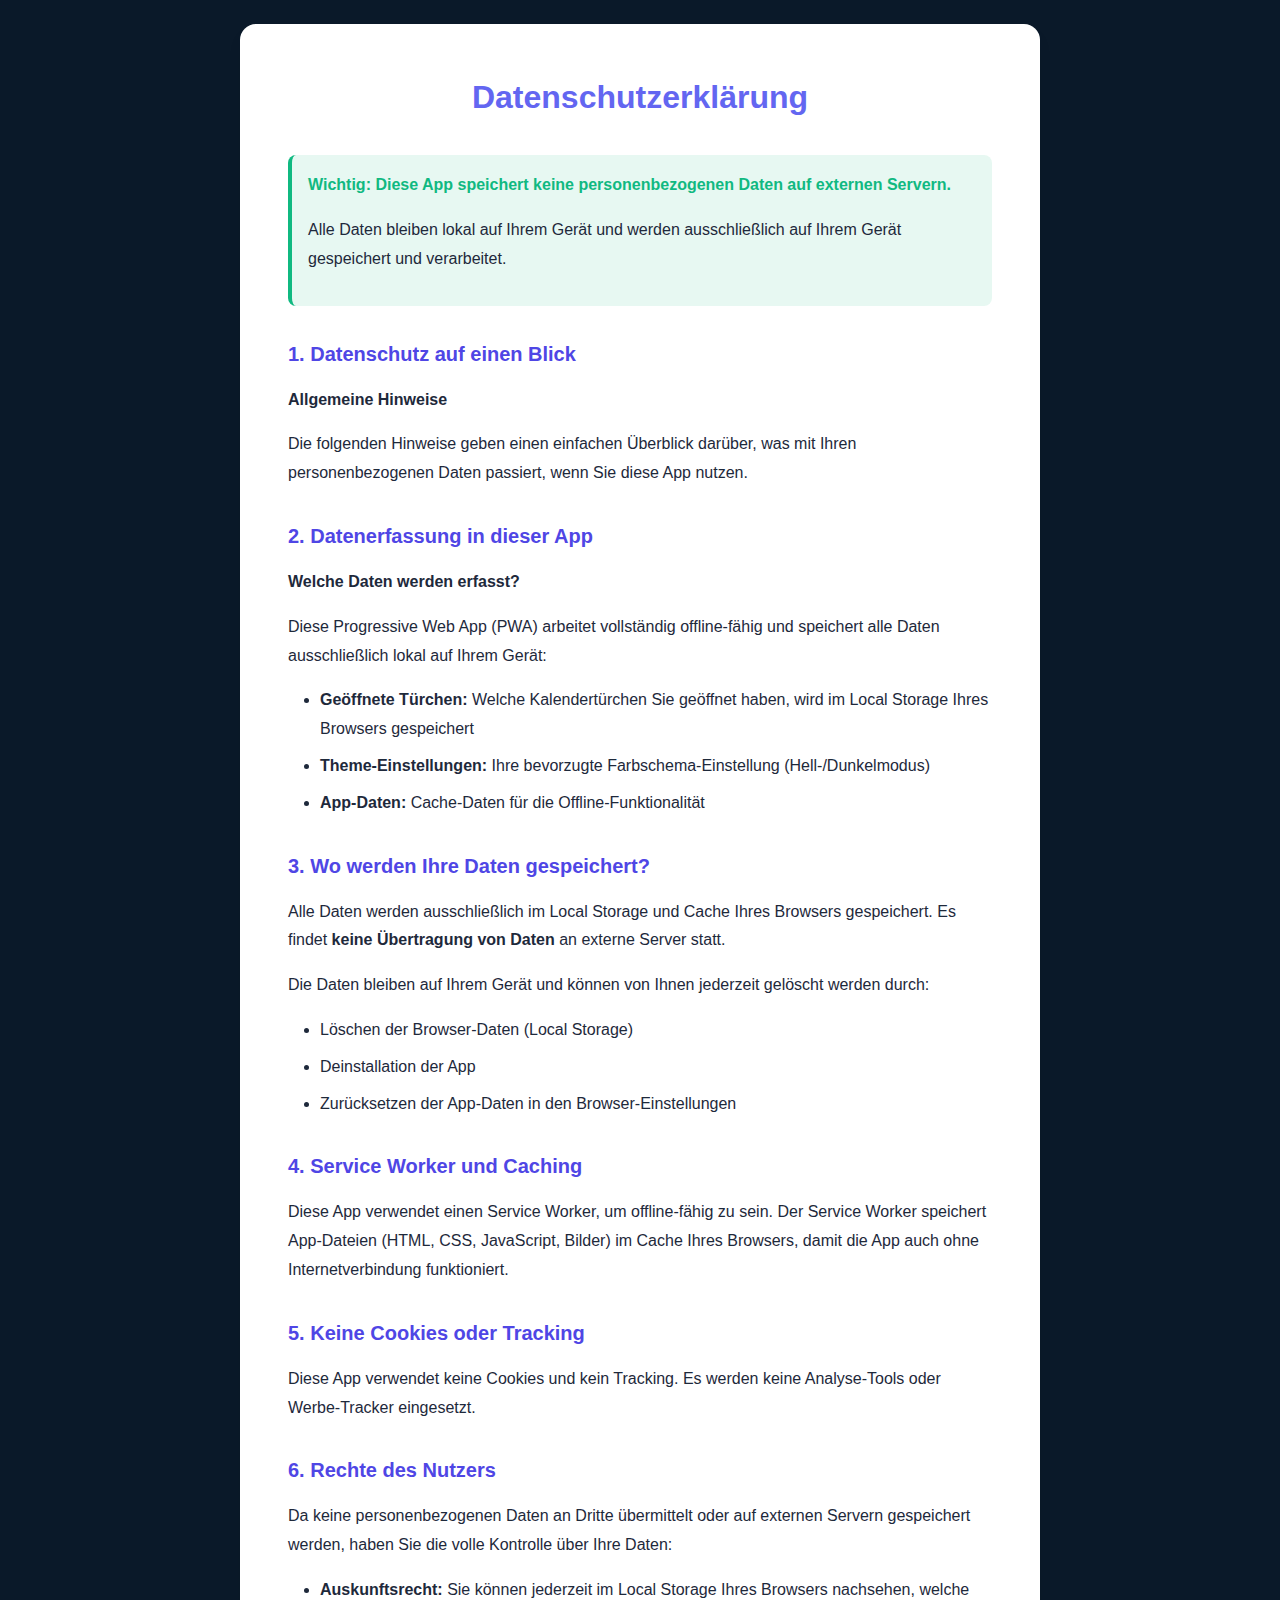
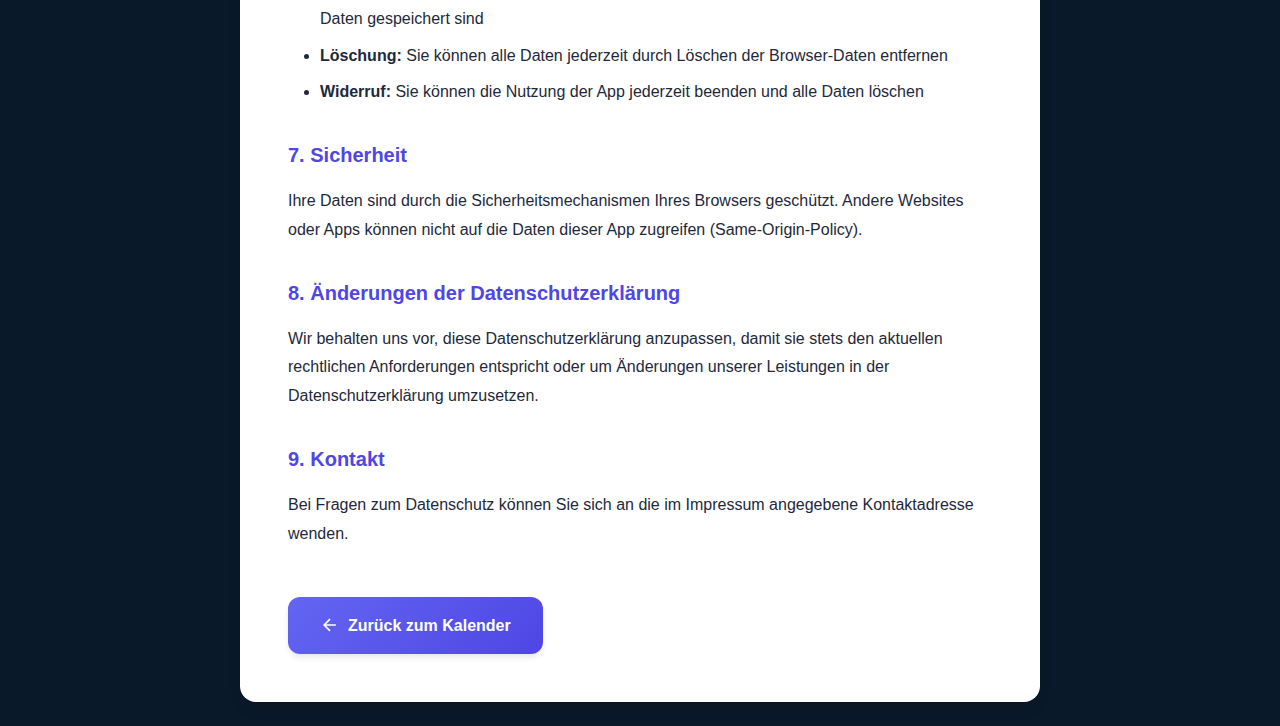
<file: datenschutz.html>
<!DOCTYPE html>
<html lang="de">
<head>
    <meta charset="UTF-8">
    <meta name="viewport" content="width=device-width, initial-scale=1.0">
    <meta name="description" content="Datenschutzerklärung - Monatskalender mit Türchen">
    <meta name="theme-color" content="#FFB84D">

    <title>Datenschutzerklärung - Monatskalender mit Türchen</title>

    <!-- CSS -->
    <link rel="stylesheet" href="css/styles.css">

    <style>
        .legal-page {
            min-height: 100vh;
            background: var(--background);
            padding: var(--spacing-lg) var(--spacing-md);
        }

        .legal-container {
            max-width: 800px;
            margin: 0 auto;
            background: var(--surface);
            border-radius: var(--radius-xl);
            padding: var(--spacing-2xl);
            box-shadow: var(--shadow-lg);
        }

        .legal-container h1 {
            font-size: var(--font-size-3xl);
            color: var(--primary);
            margin-bottom: var(--spacing-xl);
            text-align: center;
        }

        .legal-container h2 {
            font-size: var(--font-size-xl);
            color: var(--primary-dark);
            margin-top: var(--spacing-xl);
            margin-bottom: var(--spacing-md);
        }

        .legal-container p {
            color: var(--text-primary);
            line-height: 1.8;
            margin-bottom: var(--spacing-md);
        }

        .legal-container ul {
            color: var(--text-primary);
            line-height: 1.8;
            margin-bottom: var(--spacing-md);
            padding-left: var(--spacing-xl);
        }

        .legal-container li {
            margin-bottom: var(--spacing-sm);
        }

        .legal-container .highlight {
            background: rgba(16, 185, 129, 0.1);
            border-left: 4px solid var(--success);
            padding: var(--spacing-md);
            margin: var(--spacing-lg) 0;
            border-radius: var(--radius-md);
        }

        .legal-container .highlight strong {
            color: var(--success);
        }

        .back-button {
            display: inline-flex;
            align-items: center;
            gap: var(--spacing-sm);
            padding: var(--spacing-md) var(--spacing-xl);
            background: linear-gradient(135deg, var(--primary) 0%, var(--primary-dark) 100%);
            color: white;
            text-decoration: none;
            border-radius: var(--radius-lg);
            font-size: var(--font-size-base);
            font-weight: 600;
            transition: all var(--transition-base);
            box-shadow: var(--shadow-md);
            margin-top: var(--spacing-xl);
        }

        .back-button:hover {
            transform: translateY(-2px);
            box-shadow: var(--shadow-lg);
        }

        .back-button svg {
            width: 20px;
            height: 20px;
        }

        @media (max-width: 768px) {
            .legal-container {
                padding: var(--spacing-lg);
            }

            .legal-container h1 {
                font-size: var(--font-size-2xl);
            }
        }
    </style>
</head>
<body>
    <div class="legal-page">
        <div class="legal-container">
            <h1>Datenschutzerklärung</h1>

            <div class="highlight">
                <p><strong>Wichtig: Diese App speichert keine personenbezogenen Daten auf externen Servern.</strong></p>
                <p>Alle Daten bleiben lokal auf Ihrem Gerät und werden ausschließlich auf Ihrem Gerät gespeichert und verarbeitet.</p>
            </div>

            <h2>1. Datenschutz auf einen Blick</h2>
            <p><strong>Allgemeine Hinweise</strong></p>
            <p>Die folgenden Hinweise geben einen einfachen Überblick darüber, was mit Ihren personenbezogenen Daten passiert, wenn Sie diese App nutzen.</p>

            <h2>2. Datenerfassung in dieser App</h2>
            <p><strong>Welche Daten werden erfasst?</strong></p>
            <p>Diese Progressive Web App (PWA) arbeitet vollständig offline-fähig und speichert alle Daten ausschließlich lokal auf Ihrem Gerät:</p>
            <ul>
                <li><strong>Geöffnete Türchen:</strong> Welche Kalendertürchen Sie geöffnet haben, wird im Local Storage Ihres Browsers gespeichert</li>
                <li><strong>Theme-Einstellungen:</strong> Ihre bevorzugte Farbschema-Einstellung (Hell-/Dunkelmodus)</li>
                <li><strong>App-Daten:</strong> Cache-Daten für die Offline-Funktionalität</li>
            </ul>

            <h2>3. Wo werden Ihre Daten gespeichert?</h2>
            <p>Alle Daten werden ausschließlich im Local Storage und Cache Ihres Browsers gespeichert. Es findet <strong>keine Übertragung von Daten</strong> an externe Server statt.</p>
            <p>Die Daten bleiben auf Ihrem Gerät und können von Ihnen jederzeit gelöscht werden durch:</p>
            <ul>
                <li>Löschen der Browser-Daten (Local Storage)</li>
                <li>Deinstallation der App</li>
                <li>Zurücksetzen der App-Daten in den Browser-Einstellungen</li>
            </ul>

            <h2>4. Service Worker und Caching</h2>
            <p>Diese App verwendet einen Service Worker, um offline-fähig zu sein. Der Service Worker speichert App-Dateien (HTML, CSS, JavaScript, Bilder) im Cache Ihres Browsers, damit die App auch ohne Internetverbindung funktioniert.</p>

            <h2>5. Keine Cookies oder Tracking</h2>
            <p>Diese App verwendet keine Cookies und kein Tracking. Es werden keine Analyse-Tools oder Werbe-Tracker eingesetzt.</p>

            <h2>6. Rechte des Nutzers</h2>
            <p>Da keine personenbezogenen Daten an Dritte übermittelt oder auf externen Servern gespeichert werden, haben Sie die volle Kontrolle über Ihre Daten:</p>
            <ul>
                <li><strong>Auskunftsrecht:</strong> Sie können jederzeit im Local Storage Ihres Browsers nachsehen, welche Daten gespeichert sind</li>
                <li><strong>Löschung:</strong> Sie können alle Daten jederzeit durch Löschen der Browser-Daten entfernen</li>
                <li><strong>Widerruf:</strong> Sie können die Nutzung der App jederzeit beenden und alle Daten löschen</li>
            </ul>

            <h2>7. Sicherheit</h2>
            <p>Ihre Daten sind durch die Sicherheitsmechanismen Ihres Browsers geschützt. Andere Websites oder Apps können nicht auf die Daten dieser App zugreifen (Same-Origin-Policy).</p>

            <h2>8. Änderungen der Datenschutzerklärung</h2>
            <p>Wir behalten uns vor, diese Datenschutzerklärung anzupassen, damit sie stets den aktuellen rechtlichen Anforderungen entspricht oder um Änderungen unserer Leistungen in der Datenschutzerklärung umzusetzen.</p>

            <h2>9. Kontakt</h2>
            <p>Bei Fragen zum Datenschutz können Sie sich an die im Impressum angegebene Kontaktadresse wenden.</p>

            <a href="index.html" class="back-button">
                <svg viewBox="0 0 24 24" fill="none" stroke="currentColor" stroke-width="2">
                    <path d="M19 12H5M12 19l-7-7 7-7"/>
                </svg>
                Zurück zum Kalender
            </a>
        </div>
    </div>

    <script>
        // Theme Support für Dark Mode
        if (localStorage.getItem('theme') === 'dark' ||
            (!localStorage.getItem('theme') && window.matchMedia('(prefers-color-scheme: dark)').matches)) {
            document.body.classList.add('dark-mode');
        }
    </script>
</body>
</html>
</file>
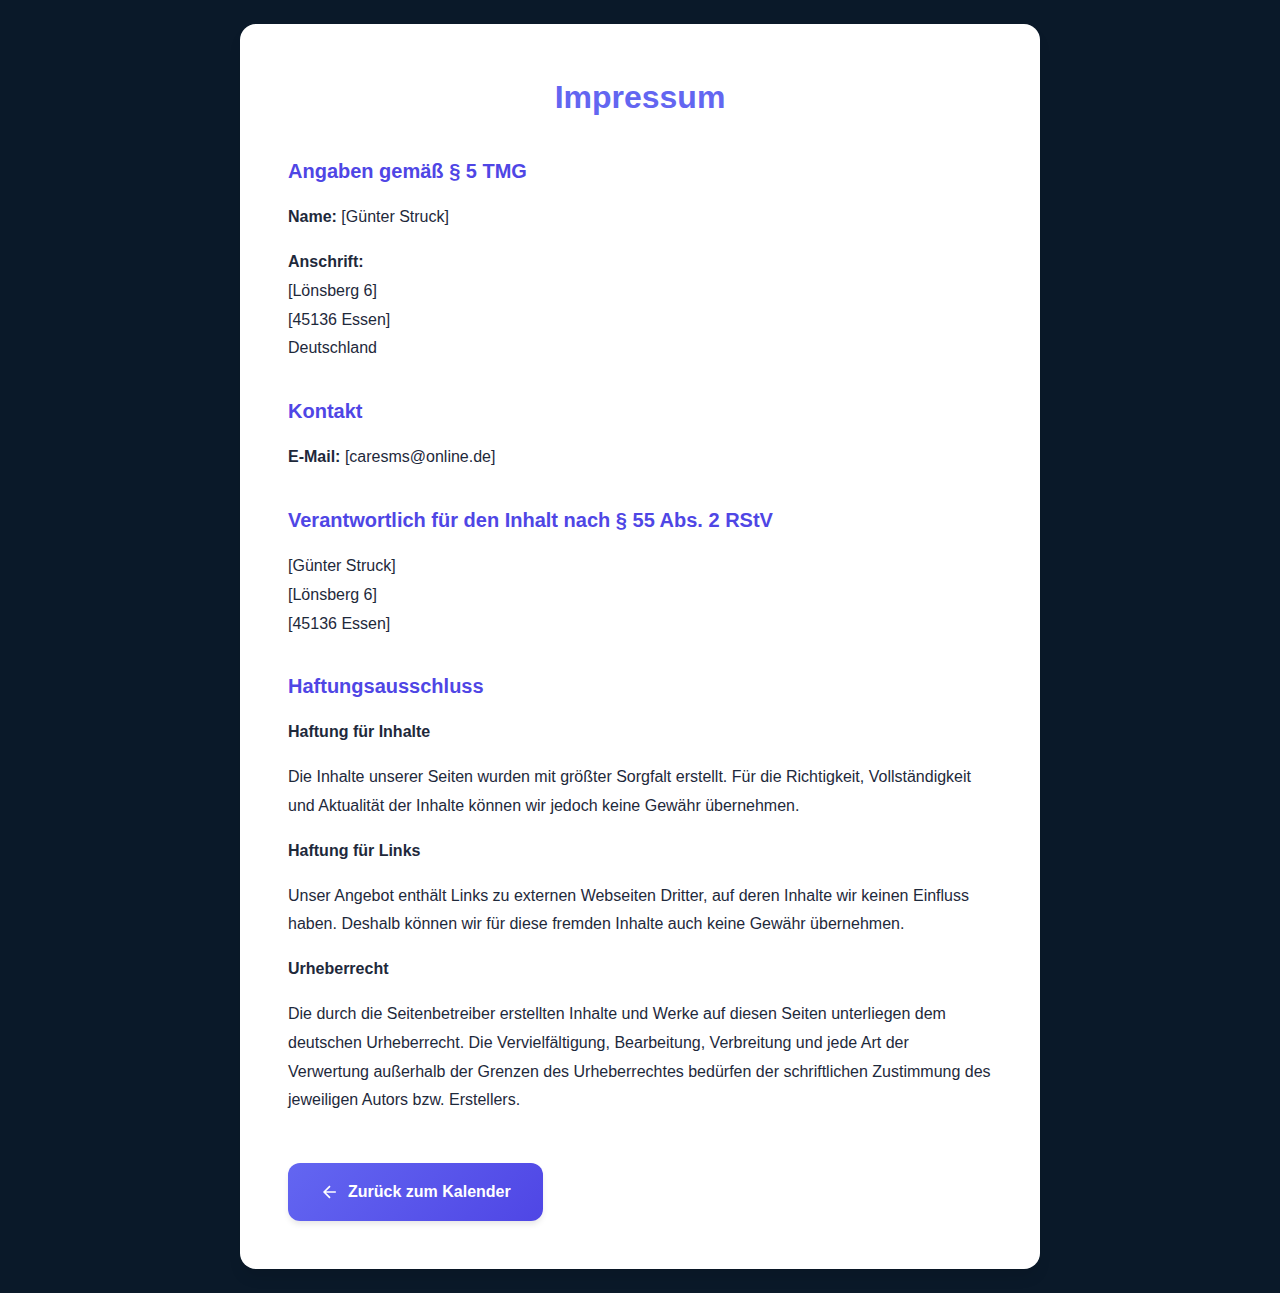
<file: impressum.html>
<!DOCTYPE html>
<html lang="de">
<head>
    <meta charset="UTF-8">
    <meta name="viewport" content="width=device-width, initial-scale=1.0">
    <meta name="description" content="Impressum - Monatskalender mit Türchen">
    <meta name="theme-color" content="#FFB84D">

    <title>Impressum - Monatskalender mit Türchen</title>

    <!-- CSS -->
    <link rel="stylesheet" href="css/styles.css">

    <style>
        .legal-page {
            min-height: 100vh;
            background: var(--background);
            padding: var(--spacing-lg) var(--spacing-md);
        }

        .legal-container {
            max-width: 800px;
            margin: 0 auto;
            background: var(--surface);
            border-radius: var(--radius-xl);
            padding: var(--spacing-2xl);
            box-shadow: var(--shadow-lg);
        }

        .legal-container h1 {
            font-size: var(--font-size-3xl);
            color: var(--primary);
            margin-bottom: var(--spacing-xl);
            text-align: center;
        }

        .legal-container h2 {
            font-size: var(--font-size-xl);
            color: var(--primary-dark);
            margin-top: var(--spacing-xl);
            margin-bottom: var(--spacing-md);
        }

        .legal-container p {
            color: var(--text-primary);
            line-height: 1.8;
            margin-bottom: var(--spacing-md);
        }

        .legal-container .placeholder {
            background: rgba(99, 102, 241, 0.1);
            border-left: 4px solid var(--primary);
            padding: var(--spacing-md);
            margin: var(--spacing-md) 0;
            border-radius: var(--radius-md);
            color: var(--text-secondary);
            font-style: italic;
        }

        .back-button {
            display: inline-flex;
            align-items: center;
            gap: var(--spacing-sm);
            padding: var(--spacing-md) var(--spacing-xl);
            background: linear-gradient(135deg, var(--primary) 0%, var(--primary-dark) 100%);
            color: white;
            text-decoration: none;
            border-radius: var(--radius-lg);
            font-size: var(--font-size-base);
            font-weight: 600;
            transition: all var(--transition-base);
            box-shadow: var(--shadow-md);
            margin-top: var(--spacing-xl);
        }

        .back-button:hover {
            transform: translateY(-2px);
            box-shadow: var(--shadow-lg);
        }

        .back-button svg {
            width: 20px;
            height: 20px;
        }

        @media (max-width: 768px) {
            .legal-container {
                padding: var(--spacing-lg);
            }

            .legal-container h1 {
                font-size: var(--font-size-2xl);
            }
        }
    </style>
</head>
<body>
    <div class="legal-page">
        <div class="legal-container">
            <h1>Impressum</h1>

            <h2>Angaben gemäß § 5 TMG</h2>
            <p><strong>Name:</strong> [Günter Struck]</p>
            <p><strong>Anschrift:</strong><br>
            [Lönsberg 6]<br>
            [45136 Essen]<br>
            Deutschland</p>

            <h2>Kontakt</h2>
            <p><strong>E-Mail:</strong> [caresms@online.de]</p>

            <h2>Verantwortlich für den Inhalt nach § 55 Abs. 2 RStV</h2>
            <p>[Günter Struck]<br>
            [Lönsberg 6]<br>
            [45136 Essen]</p>

            <h2>Haftungsausschluss</h2>
            <p><strong>Haftung für Inhalte</strong></p>
            <p>Die Inhalte unserer Seiten wurden mit größter Sorgfalt erstellt. Für die Richtigkeit, Vollständigkeit und Aktualität der Inhalte können wir jedoch keine Gewähr übernehmen.</p>

            <p><strong>Haftung für Links</strong></p>
            <p>Unser Angebot enthält Links zu externen Webseiten Dritter, auf deren Inhalte wir keinen Einfluss haben. Deshalb können wir für diese fremden Inhalte auch keine Gewähr übernehmen.</p>

            <p><strong>Urheberrecht</strong></p>
            <p>Die durch die Seitenbetreiber erstellten Inhalte und Werke auf diesen Seiten unterliegen dem deutschen Urheberrecht. Die Vervielfältigung, Bearbeitung, Verbreitung und jede Art der Verwertung außerhalb der Grenzen des Urheberrechtes bedürfen der schriftlichen Zustimmung des jeweiligen Autors bzw. Erstellers.</p>

            <a href="index.html" class="back-button">
                <svg viewBox="0 0 24 24" fill="none" stroke="currentColor" stroke-width="2">
                    <path d="M19 12H5M12 19l-7-7 7-7"/>
                </svg>
                Zurück zum Kalender
            </a>
        </div>
    </div>

    <script>
        // Theme Support für Dark Mode
        if (localStorage.getItem('theme') === 'dark' ||
            (!localStorage.getItem('theme') && window.matchMedia('(prefers-color-scheme: dark)').matches)) {
            document.body.classList.add('dark-mode');
        }
    </script>
</body>
</html>
</file>
<file: css/styles.css>
/* ========================================
   CSS Reset & Base Styles
   ======================================== */

* {
    margin: 0;
    padding: 0;
    box-sizing: border-box;
}

:root {
    /* Color Palette */
    --primary: #6366f1;
    --primary-dark: #4f46e5;
    --primary-light: #818cf8;
    --secondary: #ec4899;
    --background: #0a1929;
    --surface: #ffffff;
    --surface-overlay: rgba(0, 0, 0, 0.5);
    --text-primary: #1e293b;
    --text-secondary: #64748b;
    --text-disabled: #94a3b8;
    --border: #e2e8f0;
    --success: #10b981;
    --warning: #f59e0b;
    --error: #ef4444;
    --locked: #cbd5e1;
    --locked-dark: #94a3b8;
    --opened: #34d399;

    /* Advent Calendar Colors */
    --gold: #FFB84D;
    --gold-dark: #E8A73E;
    --gold-light: #FFC976;
    --winter-blue: #1e5a8e;
    --winter-blue-dark: #0d3a5e;

    /* Spacing */
    --spacing-xs: 0.25rem;
    --spacing-sm: 0.5rem;
    --spacing-md: 1rem;
    --spacing-lg: 1.5rem;
    --spacing-xl: 2rem;
    --spacing-2xl: 3rem;

    /* Typography */
    --font-sans: -apple-system, BlinkMacSystemFont, "Segoe UI", Roboto, "Helvetica Neue", Arial, sans-serif;
    --font-size-xs: 0.75rem;
    --font-size-sm: 0.875rem;
    --font-size-base: 1rem;
    --font-size-lg: 1.125rem;
    --font-size-xl: 1.25rem;
    --font-size-2xl: 1.5rem;
    --font-size-3xl: 2rem;
    --font-size-4xl: 2.5rem;

    /* Border Radius */
    --radius-sm: 0.375rem;
    --radius-md: 0.5rem;
    --radius-lg: 0.75rem;
    --radius-xl: 1rem;
    --radius-full: 9999px;

    /* Shadows */
    --shadow-sm: 0 1px 2px 0 rgba(0, 0, 0, 0.05);
    --shadow-md: 0 4px 6px -1px rgba(0, 0, 0, 0.1);
    --shadow-lg: 0 10px 15px -3px rgba(0, 0, 0, 0.1);
    --shadow-xl: 0 20px 25px -5px rgba(0, 0, 0, 0.1);

    /* Transitions */
    --transition-fast: 150ms ease-in-out;
    --transition-base: 250ms ease-in-out;
    --transition-slow: 350ms ease-in-out;
}

html {
    font-size: 16px;
    -webkit-font-smoothing: antialiased;
    -moz-osx-font-smoothing: grayscale;
}

body {
    font-family: var(--font-sans);
    background: var(--background);
    color: var(--text-primary);
    line-height: 1.6;
    min-height: 100vh;
    overflow-x: hidden;
}

/* ========================================
   Loading Spinner
   ======================================== */

.loading-spinner {
    position: fixed;
    top: 0;
    left: 0;
    width: 100%;
    height: 100%;
    background: var(--background);
    display: flex;
    flex-direction: column;
    align-items: center;
    justify-content: center;
    gap: var(--spacing-lg);
    z-index: 9999;
    transition: opacity 0.3s ease-out;
}

.spinner {
    width: 60px;
    height: 60px;
    border: 5px solid rgba(99, 102, 241, 0.2);
    border-top-color: var(--primary);
    border-radius: 50%;
    animation: spin 1s linear infinite;
}

@keyframes spin {
    to {
        transform: rotate(360deg);
    }
}

.loading-spinner p {
    color: var(--primary-light);
    font-size: var(--font-size-lg);
    font-weight: 600;
}

/* ========================================
   Noscript Warning
   ======================================== */

.noscript-warning {
    position: fixed;
    top: 50%;
    left: 50%;
    transform: translate(-50%, -50%);
    background: var(--surface);
    color: var(--text-primary);
    padding: var(--spacing-2xl);
    border-radius: var(--radius-xl);
    box-shadow: var(--shadow-xl);
    text-align: center;
    max-width: 500px;
    z-index: 10000;
}

.noscript-warning h2 {
    font-size: var(--font-size-2xl);
    color: var(--error);
    margin-bottom: var(--spacing-lg);
}

.noscript-warning p {
    font-size: var(--font-size-base);
    line-height: 1.6;
}

/* ========================================
   Utility Classes
   ======================================== */

.visually-hidden {
    position: absolute;
    width: 1px;
    height: 1px;
    padding: 0;
    margin: -1px;
    overflow: hidden;
    clip-path: inset(50%);
    white-space: nowrap;
    border: 0;
}

.is-hidden {
    display: none !important;
}

/* ========================================
   Header
   ======================================== */

.app-header {
    background: linear-gradient(135deg, var(--primary) 0%, var(--primary-dark) 100%);
    color: white;
    padding: var(--spacing-md) var(--spacing-md);
    text-align: center;
    box-shadow: var(--shadow-md);
    position: relative;
    max-width: 1200px;
    margin: 0 auto;
    border-radius: 0 0 var(--radius-xl) var(--radius-xl);
}

.app-header h1 {
    font-size: var(--font-size-xl);
    font-weight: 700;
    margin-bottom: var(--spacing-xs);
}

.app-header .subtitle {
    font-size: var(--font-size-xs);
    opacity: 0.9;
    font-weight: 300;
}

.app-header {
    transition: transform var(--transition-slow), opacity var(--transition-slow);
}

.app-header.hidden {
    transform: translateY(-100%);
    opacity: 0;
    pointer-events: none;
    height: 0;
    overflow: hidden;
    margin: 0;
    padding: 0;
}

/* ========================================
   Seasonal Banner (Animated)
   ======================================== */

.seasonal-banner {
    background: linear-gradient(135deg, rgba(99, 102, 241, 0.1) 0%, rgba(236, 72, 153, 0.1) 100%);
    padding: 0;
    margin: 0 auto;
    min-height: 0;
    max-height: 0;
    max-width: calc(1200px - (var(--spacing-md) * 2));
    width: calc(100% - (var(--spacing-md) * 2));
    position: relative;
    overflow: hidden;
    opacity: 0;
    display: flex;
    align-items: center;
    justify-content: center;
    border-radius: var(--radius-xl);
    box-shadow: var(--shadow-md);
    transition: max-height 0.8s cubic-bezier(0.4, 0, 0.2, 1), opacity 0.8s cubic-bezier(0.4, 0, 0.2, 1), padding 0.8s cubic-bezier(0.4, 0, 0.2, 1), margin 0.8s cubic-bezier(0.4, 0, 0.2, 1);
}

.seasonal-banner.transitioning .seasonal-banner-content {
    opacity: 0;
    transform: scale(0.98);
}

.seasonal-banner.visible {
    opacity: 1;
    max-height: 100px;
    min-height: 60px;
    padding: var(--spacing-sm) var(--spacing-md);
    margin: var(--spacing-sm) auto var(--spacing-xs);
}

.seasonal-banner-content {
    position: relative;
    z-index: 2;
    width: 100%;
    max-width: 100%;
    transition: opacity 0.6s cubic-bezier(0.4, 0, 0.2, 1), transform 0.6s cubic-bezier(0.4, 0, 0.2, 1);
}

.season-animation {
    position: absolute;
    top: 0;
    left: 0;
    width: 100%;
    height: 100%;
    z-index: 1;
    pointer-events: none;
}

.season-message {
    font-size: var(--font-size-base);
    font-weight: 700;
    text-align: center;
    color: var(--primary);
    text-shadow: 1px 1px 2px rgba(255, 255, 255, 0.8);
    position: relative;
    z-index: 3;
    padding: var(--spacing-sm);
    -webkit-font-smoothing: antialiased;
    -moz-osx-font-smoothing: grayscale;
}

/* Winter-Theme (Dezember, Januar, Februar) */
.seasonal-banner.winter {
    background: linear-gradient(135deg, #e0f2fe 0%, #dbeafe 100%);
}

.seasonal-banner.winter .season-message {
    color: #1e5a8e;
}

/* Frühling-Theme (März, April, Mai) */
.seasonal-banner.spring {
    background: linear-gradient(135deg, #f0fdf4 0%, #dcfce7 100%);
}

.seasonal-banner.spring .season-message {
    color: #166534;
}

/* Sommer-Theme (Juni, Juli, August) */
.seasonal-banner.summer {
    background: linear-gradient(135deg, #fef9c3 0%, #fef08a 100%);
}

.seasonal-banner.summer .season-message {
    color: #a16207;
}

/* Herbst-Theme (September, Oktober, November) */
.seasonal-banner.autumn {
    background: linear-gradient(135deg, #fed7aa 0%, #fdba74 100%);
}

.seasonal-banner.autumn .season-message {
    color: #9a3412;
}

/* Animierte Elemente - Schneeflocken */
.snowflake {
    position: absolute;
    color: #60a5fa;
    font-size: 1.5rem;
    opacity: 0.7;
    user-select: none;
    animation: seasonal-fall var(--fall-duration, 18s) linear infinite;
    animation-delay: var(--fall-delay, 0s);
    will-change: transform;
}

/* Animierte Elemente - Blumen */
.flower {
    position: absolute;
    font-size: 1.8rem;
    opacity: 0.8;
    user-select: none;
    animation: blossom-float var(--fall-duration, 8s) ease-in-out infinite;
    animation-delay: var(--fall-delay, 0s);
    will-change: transform, opacity;
}

/* Animierte Elemente - Sonne */
.sun {
    position: absolute;
    font-size: 3rem;
    user-select: none;
    filter: drop-shadow(0 0 10px rgba(250, 204, 21, 0.6));
}

/* Animierte Elemente - Herbstblätter */
.leaf {
    position: absolute;
    font-size: 1.5rem;
    opacity: 0.8;
    user-select: none;
    animation: seasonal-fall var(--fall-duration, 22s) ease-in-out infinite;
    animation-delay: var(--fall-delay, 0s);
    will-change: transform;
}

@keyframes seasonal-fall {
    0% {
        transform: translateY(-20px) rotate(0deg);
    }
    100% {
        transform: translateY(140px) rotate(20deg);
    }
}

/* Blossom Float Animation - Schwebende, segelende Kirschblüten */
@keyframes blossom-float {
    0% {
        transform: translateY(-20px) translateX(0) rotate(0deg);
        opacity: 0;
    }
    10% {
        opacity: 0.8;
    }
    25% {
        transform: translateY(25%) translateX(15px) rotate(45deg);
    }
    50% {
        transform: translateY(50%) translateX(-10px) rotate(90deg);
    }
    75% {
        transform: translateY(75%) translateX(10px) rotate(135deg);
    }
    90% {
        opacity: 0.6;
    }
    100% {
        transform: translateY(calc(100% + 20px)) translateX(0) rotate(180deg);
        opacity: 0;
    }
}

/* ========================================
   Monatsspezifische Icon-Animationen
   ======================================== */

/* Dezember: Schneeflocken fallen diagonal von oben nach unten rechts */
@keyframes snowfall-diagonal {
    0% {
        transform: translate(0, -20px) rotate(0deg);
        opacity: 0;
    }
    10% {
        opacity: 0.7;
    }
    90% {
        opacity: 0.7;
    }
    100% {
        transform: translate(100px, 100vh) rotate(360deg);
        opacity: 0;
    }
}

.december-snow {
    animation: snowfall-diagonal var(--duration, 12s) linear infinite;
    animation-delay: var(--delay, 0s);
    will-change: transform, opacity;
}

/* ========================================
   Winter Easter Egg: Burst Snowflakes
   ======================================== */

.burst-snowflake {
    position: absolute;
    color: #60a5fa;
    opacity: 0.8;
    user-select: none;
    pointer-events: none;
    z-index: 10;
    animation: snowfall-diagonal 5s linear forwards;
    will-change: transform, opacity;
}

/* ========================================
   Herbst Easter Egg: Burst Leaves (Loopings + Wind)
   ======================================== */

.burst-leaf-container {
    position: absolute;
    user-select: none;
    pointer-events: none;
    z-index: 10;
    animation: storm-travel linear forwards;
    will-change: transform, opacity;
}

.burst-leaf {
    position: absolute;
    left: 0;
    top: 0;
    color: #d97706;
    font-size: 2rem;
    animation: storm-swirl linear infinite;
    will-change: transform;
}

/* Wind-Animation: Blätter reisen nach rechts mit leichter Höhenänderung */
@keyframes storm-travel {
    0% {
        transform: translate(0, 0);
    }
    100% {
        transform: translate(120vw, var(--target-y));
    }
}

/* Wirbel-Animation: Loopings/Kreise innerhalb des Containers */
@keyframes storm-swirl {
    0% {
        transform: translate(0, 0) rotate(0deg);
    }
    25% {
        transform: translate(24px, -24px) rotate(90deg);
    }
    50% {
        transform: translate(0, -48px) rotate(180deg);
    }
    75% {
        transform: translate(-24px, -24px) rotate(270deg);
    }
    100% {
        transform: translate(0, 0) rotate(360deg);
    }
}

/* ========================================
   Frühling Easter Egg: Aufblühende Wiese
   ======================================== */

.flower-pop {
    position: absolute;
    font-size: 2rem;
    user-select: none;
    pointer-events: none;
    z-index: 10;
    animation: flower-pop ease-out forwards;
}

@keyframes flower-pop {
    0% {
        transform: scale(0);
        opacity: 0;
    }
    20% {
        transform: scale(1.2);
        opacity: 1;
    }
    40% {
        transform: scale(1);
        opacity: 1;
    }
    70% {
        transform: scale(1);
        opacity: 1;
    }
    100% {
        transform: scale(0);
        opacity: 0;
    }
}

/* Alte Blütenregen-Animation (für Backwards Compatibility) */
.burst-blossom {
    position: absolute;
    color: #ec4899;
    opacity: 0.8;
    user-select: none;
    pointer-events: none;
    z-index: 10;
    animation: blossom-fall 5s ease-out forwards;
    will-change: transform, opacity;
}

/* Blütenregen-Animation: Schweben und segeln mit natürlicher Wirbelbewegung */
@keyframes blossom-fall {
    0% {
        transform: translateY(0) translateX(0) rotate(0deg);
        opacity: 0;
    }
    10% {
        opacity: 0.8;
    }
    25% {
        transform: translateY(25vh) translateX(20px) rotate(60deg);
    }
    50% {
        transform: translateY(50vh) translateX(-15px) rotate(140deg);
    }
    75% {
        transform: translateY(75vh) translateX(25px) rotate(220deg);
        opacity: 0.6;
    }
    100% {
        transform: translateY(110vh) translateX(-10px) rotate(300deg);
        opacity: 0;
    }
}

/* ========================================
   Sommer Easter Egg: Bunte Luftballons steigen auf
   ======================================== */

.burst-balloon {
    position: absolute;
    font-size: 2.5rem;
    opacity: 0.9;
    user-select: none;
    pointer-events: none;
    z-index: 10;
    filter: hue-rotate(var(--hue));
    will-change: transform;
    animation: balloon-rise 8s ease-in-out forwards;
}

/* Ballon-Aufstiegs-Animation: Von unten nach oben mit Wind-Effekt */
@keyframes balloon-rise {
    0% {
        transform: translateY(0) translateX(0);
        opacity: 0;
    }
    10% {
        opacity: 0.9;
    }
    25% {
        transform: translateY(-30vh) translateX(15px);
    }
    50% {
        transform: translateY(-60vh) translateX(-10px);
    }
    75% {
        transform: translateY(-90vh) translateX(10px);
        opacity: 0.7;
    }
    90% {
        opacity: 0.5;
    }
    100% {
        transform: translateY(-120vh) translateX(-5px);
        opacity: 0;
    }
}

/* Januar: Sterne und Mond blinken/funkeln */
@keyframes twinkle {
    0%, 100% {
        opacity: 0.2;
        transform: scale(1);
    }
    50% {
        opacity: 0.8;
        transform: scale(1.2);
    }
}

.january-star {
    animation: twinkle var(--duration, 3s) ease-in-out infinite;
    animation-delay: var(--delay, 0s);
    will-change: opacity, transform;
}

/* Februar: Herzen schweben sanft hin und her */
@keyframes float-horizontal {
    0%, 100% {
        transform: translateX(-20px) translateY(0) rotate(-5deg);
    }
    50% {
        transform: translateX(20px) translateY(-10px) rotate(5deg);
    }
}

.february-heart {
    animation: float-horizontal var(--duration, 4s) ease-in-out infinite;
    animation-delay: var(--delay, 0s);
    will-change: transform;
}

/* März, Mai, Juni, Juli, August: Insekten und Vögel fliegen hin und her */
@keyframes fly-horizontal {
    0% {
        transform: translateX(-30px) translateY(0) rotate(-10deg);
    }
    25% {
        transform: translateX(10px) translateY(-15px) rotate(5deg);
    }
    50% {
        transform: translateX(30px) translateY(-5px) rotate(10deg);
    }
    75% {
        transform: translateX(10px) translateY(-20px) rotate(-5deg);
    }
    100% {
        transform: translateX(-30px) translateY(0) rotate(-10deg);
    }
}

.flying-insect, .flying-bird {
    animation: fly-horizontal var(--duration, 5s) ease-in-out infinite;
    animation-delay: var(--delay, 0s);
    will-change: transform;
}

/* April: Regentropfen fallen vom Himmel */
@keyframes raindrop-fall {
    0% {
        transform: translateY(-20px);
        opacity: 0;
    }
    10% {
        opacity: 0.7;
    }
    90% {
        opacity: 0.7;
    }
    100% {
        transform: translateY(100vh);
        opacity: 0;
    }
}

.april-raindrop {
    animation: raindrop-fall var(--duration, 2s) linear infinite;
    animation-delay: var(--delay, 0s);
    will-change: transform, opacity;
}

/* April & November: Wolken/Nebel gleiten von links nach rechts */
@keyframes cloud-drift {
    0% {
        transform: translateX(-100px);
        opacity: 0;
    }
    10% {
        opacity: 0.4;
    }
    90% {
        opacity: 0.4;
    }
    100% {
        transform: translateX(calc(100vw + 100px));
        opacity: 0;
    }
}

.drifting-cloud {
    animation: cloud-drift var(--duration, 20s) linear infinite;
    animation-delay: var(--delay, 0s);
    will-change: transform, opacity;
}

.november-fog {
    animation: cloud-drift var(--duration, 25s) linear infinite;
    animation-delay: var(--delay, 0s);
    opacity: 0.25 !important;
    will-change: transform, opacity;
}

/* September, Oktober, November: Blätter fallen und wirbeln */
@keyframes leaf-swirl {
    0% {
        transform: translate(0, -20px) rotate(0deg);
        opacity: 0;
    }
    10% {
        opacity: 0.7;
    }
    25% {
        transform: translate(-30px, 20vh) rotate(90deg);
    }
    50% {
        transform: translate(20px, 50vh) rotate(180deg);
    }
    75% {
        transform: translate(-15px, 75vh) rotate(270deg);
    }
    90% {
        opacity: 0.7;
    }
    100% {
        transform: translate(10px, 100vh) rotate(360deg);
        opacity: 0;
    }
}

.swirling-leaf {
    animation: leaf-swirl var(--duration, 8s) ease-in-out infinite;
    animation-delay: var(--delay, 0s);
    will-change: transform, opacity;
}

/* November: Blätter fliegen seitlich weg (mittig) */
@keyframes leaf-fly-away {
    0% {
        transform: translateX(0) translateY(0) rotate(0deg);
        opacity: 0;
    }
    10% {
        opacity: 0.8;
    }
    90% {
        opacity: 0.6;
    }
    100% {
        transform: translateX(var(--direction, 100vw)) translateY(20vh) rotate(720deg);
        opacity: 0;
    }
}

.november-leaf {
    animation: leaf-fly-away var(--duration, 10s) ease-out infinite;
    animation-delay: var(--delay, 0s);
    will-change: transform, opacity;
}

/* März: Insekten tauchen auf und verschwinden (fade in/out) */
@keyframes fade-in-out {
    0%, 100% {
        opacity: 0;
        transform: scale(0.8);
    }
    10% {
        opacity: 1;
        transform: scale(1);
    }
    90% {
        opacity: 1;
        transform: scale(1);
    }
}

.march-insect {
    animation: fade-in-out var(--duration, 4s) ease-in-out infinite;
    animation-delay: var(--delay, 0s);
    will-change: opacity, transform;
}

/* April: Regentropfen fallen leicht seitlich (diagonal) */
@keyframes raindrop-diagonal {
    0% {
        transform: translate(0, -20px);
        opacity: 0;
    }
    10% {
        opacity: 0.8;
    }
    90% {
        opacity: 0.8;
    }
    100% {
        transform: translate(30px, 100vh);
        opacity: 0;
    }
}

.april-raindrop-diagonal {
    animation: raindrop-diagonal var(--duration, 4.5s) linear infinite;
    animation-delay: var(--delay, 0s);
    will-change: transform, opacity;
}

/* Oktober: Vögel fliegen seitlich weg (am Himmel) */
@keyframes bird-fly-away {
    0% {
        transform: translateX(0) translateY(0) scale(1);
        opacity: 0;
    }
    10% {
        opacity: 0.9;
    }
    90% {
        opacity: 0.7;
    }
    100% {
        transform: translateX(var(--direction, 100vw)) translateY(-30vh) scale(0.5);
        opacity: 0;
    }
}

.october-bird {
    animation: bird-fly-away var(--duration, 8s) ease-in-out infinite;
    animation-delay: var(--delay, 0s);
    will-change: transform, opacity;
}

/* September: Blätter fliegen seitlich weg (wie November) */
.september-leaf {
    animation: leaf-fly-away var(--duration, 8s) ease-out infinite;
    animation-delay: var(--delay, 0s);
    will-change: transform, opacity;
}

/* Responsive Anpassungen für Banner */
@media (max-width: 480px) {
    .seasonal-banner {
        border-radius: var(--radius-xl);
        margin: 0 auto;
        width: 100%;
        max-width: 100%;
    }

    .seasonal-banner.visible {
        min-height: 50px;
        max-height: 90px;
        padding: var(--spacing-xs) var(--spacing-xs);
        margin: var(--spacing-xs) auto;
    }

    .season-message {
        font-size: var(--font-size-sm);
    }

    .snowflake, .leaf {
        font-size: 1.2rem;
    }

    .flower {
        font-size: 1.5rem;
    }

    .sun {
        font-size: 2.5rem;
    }
}

/* Dark Mode Support für Banner */
body.dark-mode .seasonal-banner.winter {
    background: linear-gradient(135deg, rgba(96, 165, 250, 0.2) 0%, rgba(147, 197, 253, 0.2) 100%);
}

body.dark-mode .seasonal-banner.spring {
    background: linear-gradient(135deg, rgba(74, 222, 128, 0.2) 0%, rgba(134, 239, 172, 0.2) 100%);
}

body.dark-mode .seasonal-banner.summer {
    background: linear-gradient(135deg, rgba(250, 204, 21, 0.2) 0%, rgba(253, 224, 71, 0.2) 100%);
}

body.dark-mode .seasonal-banner.autumn {
    background: linear-gradient(135deg, rgba(251, 146, 60, 0.2) 0%, rgba(253, 186, 116, 0.2) 100%);
}

body.dark-mode .season-message {
    color: var(--gold-light);
    text-shadow: 1px 1px 3px rgba(0, 0, 0, 0.6);
    -webkit-font-smoothing: antialiased;
    -moz-osx-font-smoothing: grayscale;
}

/* ========================================
   Theme Toggle Button
   ======================================== */

.theme-toggle {
    width: 48px;
    height: 48px;
    background: rgba(99, 102, 241, 0.9);
    border: 2px solid rgba(255, 255, 255, 0.3);
    border-radius: 50%;
    cursor: pointer;
    display: flex;
    align-items: center;
    justify-content: center;
    position: fixed;
    top: calc(env(safe-area-inset-top, 0px) + var(--spacing-sm));
    right: max(var(--spacing-md), calc((100vw - 1200px) / 2 + var(--spacing-md)));
    transition: all var(--transition-base);
    backdrop-filter: blur(10px);
    z-index: 1000;
}

.theme-toggle:hover {
    background: rgba(99, 102, 241, 1);
    border-color: rgba(255, 255, 255, 0.5);
    transform: scale(1.1);
}

.theme-toggle:active {
    transform: scale(0.95);
}

.theme-toggle svg {
    color: white;
    transition: all var(--transition-base);
}

/* Toggle icon visibility based on theme */
.theme-toggle .sun-icon {
    display: none;
}

.theme-toggle .moon-icon {
    display: block;
}

body.dark-mode .theme-toggle {
    background: rgba(248, 250, 252, 0.9);
}

body.dark-mode .theme-toggle:hover {
    background: rgba(248, 250, 252, 1);
}

body.dark-mode .theme-toggle .sun-icon {
    display: block;
    color: #f59e0b;
}

body.dark-mode .theme-toggle .moon-icon {
    display: none;
}

/* ========================================
   Main Container
   ======================================== */

.container {
    max-width: 1200px;
    margin: 0 auto;
    padding: var(--spacing-lg) var(--spacing-md);
}

/* ========================================
   App Footer
   ======================================== */

.app-footer {
    margin-top: var(--spacing-xl);
    padding: var(--spacing-lg) 0;
    text-align: center;
}

.app-footer nav {
    margin-bottom: var(--spacing-sm);
}

.app-footer nav a {
    color: var(--text-secondary);
    text-decoration: none;
    font-size: var(--font-size-sm);
    transition: color var(--transition-fast);
    opacity: 0.8;
}

.app-footer nav a:hover {
    color: var(--primary);
    opacity: 1;
    text-decoration: underline;
}

.app-footer p {
    margin: 0;
    color: var(--text-disabled);
    opacity: 0.7;
}

.footer-nav {
    display: flex;
    align-items: center;
    justify-content: center;
    gap: var(--spacing-md);
    flex-wrap: wrap;
}

.footer-link {
    color: var(--text-secondary);
    text-decoration: none;
    font-size: var(--font-size-sm);
    transition: color var(--transition-fast);
    opacity: 0.8;
}

.footer-link:hover {
    color: var(--primary);
    opacity: 1;
    text-decoration: underline;
}

.footer-separator {
    color: var(--text-disabled);
    font-size: var(--font-size-sm);
    opacity: 0.5;
    user-select: none;
}

/* Dark Mode Support für Footer */
body.dark-mode .footer-link {
    color: var(--text-secondary);
}

body.dark-mode .footer-link:hover {
    color: var(--primary-light);
}

@media (prefers-color-scheme: dark) {
    body:not(.light-mode) .footer-link {
        color: var(--text-secondary);
    }

    body:not(.light-mode) .footer-link:hover {
        color: var(--primary-light);
    }
}

@media (max-width: 480px) {
    .app-footer {
        margin-top: var(--spacing-md);
        padding: var(--spacing-md) 0;
    }

    .footer-link {
        font-size: var(--font-size-xs);
    }

    .footer-separator {
        font-size: var(--font-size-xs);
    }
}

/* ========================================
   Month Selector
   ======================================== */

.month-selector {
    background: var(--surface);
    border-radius: var(--radius-xl);
    padding: var(--spacing-lg);
    margin-top: var(--spacing-xl);
    box-shadow: var(--shadow-md);
    display: flex;
    flex-direction: column;
    gap: var(--spacing-md);
}

.month-dropdown {
    width: 100%;
    padding: var(--spacing-md) var(--spacing-lg);
    font-size: var(--font-size-lg);
    font-weight: 600;
    color: var(--text-primary);
    background: var(--surface);
    border: 2px solid var(--border);
    border-radius: var(--radius-lg);
    cursor: pointer;
    transition: all var(--transition-base);
    appearance: none;
    background-image: url("data:image/svg+xml,%3Csvg xmlns='http://www.w3.org/2000/svg' width='24' height='24' viewBox='0 0 24 24' fill='none' stroke='%236366f1' stroke-width='2'%3E%3Cpath d='M6 9l6 6 6-6'/%3E%3C/svg%3E");
    background-repeat: no-repeat;
    background-position: right var(--spacing-md) center;
    padding-right: var(--spacing-2xl);
}

.month-dropdown:hover {
    border-color: var(--primary);
}

.month-dropdown:focus {
    outline: none;
    border-color: var(--primary);
    box-shadow: 0 0 0 3px rgba(99, 102, 241, 0.1);
}


/* ========================================
   Info-Banner
   ======================================== */

.info-banner {
    background: linear-gradient(135deg, rgba(99, 102, 241, 0.1) 0%, rgba(99, 102, 241, 0.05) 100%);
    border: 1px solid rgba(99, 102, 241, 0.2);
    border-radius: var(--radius-lg);
    padding: var(--spacing-md) var(--spacing-lg);
    margin-top: var(--spacing-sm);
    margin-bottom: var(--spacing-lg);
    display: flex;
    align-items: center;
    gap: var(--spacing-md);
    color: var(--primary-dark);
    font-size: var(--font-size-sm);
    animation: slideDown 0.3s ease-out;
}

.info-banner svg {
    flex-shrink: 0;
    color: var(--primary);
}

@keyframes slideDown {
    from {
        opacity: 0;
        transform: translateY(-10px);
    }
    to {
        opacity: 1;
        transform: translateY(0);
    }
}

/* ========================================
   Calendar Wrapper
   ======================================== */

.calendar-wrapper {
    position: relative;
    background: var(--winter-blue);
    border-radius: var(--radius-xl);
    overflow: hidden;
    box-shadow: var(--shadow-lg);
    min-height: 800px;
    height: 80vh;
    max-height: 1000px;
}

/* ========================================
   Month Illustration (Background)
   ======================================== */

.month-illustration {
    position: absolute;
    top: 0;
    left: 0;
    width: 100%;
    height: 100%;
    z-index: 0;
    opacity: 0.9;
    transition: opacity var(--transition-slow);
    background-size: cover;
    background-position: center center;
    background-repeat: no-repeat;
}

/* Hochformat-Optimierung für Monatsbilder */
@media (max-width: 768px) and (orientation: portrait) {
    .month-illustration {
        /* Verwende Portrait-optimierte Monatsbilder für Hochformat */
        background-size: cover;
        background-position: center center;
    }

    /* Portrait-Bildpfade werden via JavaScript gesetzt */
}

/* Mobile Monat-Dekoration Container */
.mobile-month-decoration {
    position: absolute;
    top: 0;
    left: 0;
    width: 100%;
    height: 100%;
    z-index: 0;
    pointer-events: none;
    overflow: hidden;
}

.mobile-month-icon {
    position: absolute;
    opacity: 0.3;
    user-select: none;
    backface-visibility: hidden;
    -webkit-backface-visibility: hidden;
    transform: translateZ(0);
    -webkit-transform: translateZ(0);
}

/* Portrait-Mobile: Reduziere Icon-Größen für bessere Sichtbarkeit */
@media (max-width: 768px) and (orientation: portrait) {
    .mobile-month-icon {
        font-size: 1.5rem !important;
        max-font-size: 2rem !important;
    }
}

/* ========================================
   Calendar Grid
   ======================================== */

.calendar-grid {
    position: relative;
    z-index: 1;
    width: 100%;
    height: 100%;
    padding: var(--spacing-lg);
}

/* ========================================
   Door (Türchen)
   ======================================== */

.door {
    position: absolute;
    width: 7%;
    aspect-ratio: 1;
    min-width: 60px;
    max-width: 100px;
    background: rgba(255, 255, 255, 0.1);
    border: 4px solid var(--gold);
    border-radius: var(--radius-md);
    display: flex;
    align-items: center;
    justify-content: center;
    font-size: 2.5rem;
    font-weight: 900;
    color: var(--gold);
    cursor: pointer;
    transition: all var(--transition-base);
    user-select: none;
    -webkit-tap-highlight-color: transparent;
    box-shadow: 0 4px 12px rgba(0, 0, 0, 0.3), inset 0 0 20px rgba(255, 184, 77, 0.2);
    text-shadow: 2px 2px 4px rgba(0, 0, 0, 0.5);
}

.door:hover:not(.locked) {
    transform: scale(1.1);
    box-shadow: 0 6px 20px rgba(255, 184, 77, 0.6), inset 0 0 30px rgba(255, 184, 77, 0.3);
    border-color: var(--gold-light);
}

.door:active:not(.locked) {
    transform: scale(1.05);
}

/* Locked Door */
.door.locked {
    background: rgba(100, 100, 100, 0.3);
    color: rgba(255, 255, 255, 0.3);
    cursor: not-allowed;
    border-color: rgba(200, 200, 200, 0.4);
    box-shadow: 0 2px 8px rgba(0, 0, 0, 0.2);
}

.door.locked::after {
    content: "🔒";
    position: absolute;
    bottom: 4px;
    right: 4px;
    font-size: 0.9rem;
    opacity: 0.6;
}

/* Missed Door (verpasst) */
.door.missed {
    background: rgba(150, 80, 80, 0.3);
    color: rgba(255, 150, 150, 0.5);
    cursor: not-allowed;
    border-color: rgba(200, 100, 100, 0.4);
    box-shadow: 0 2px 8px rgba(150, 0, 0, 0.3);
}

.door.missed::after {
    content: "";
    position: absolute;
    bottom: 4px;
    right: 4px;
    font-size: 0.9rem;
    opacity: 0.6;
}

.door.missed .missed-icon {
    position: absolute;
    bottom: 4px;
    left: 4px;
    width: 20px;
    height: 20px;
    display: flex;
    align-items: center;
    justify-content: center;
    background: rgba(150, 80, 80, 0.4);
    border-radius: 50%;
    font-size: 0.75rem;
    opacity: 0.7;
    transition: opacity var(--transition-fast);
}

.door.missed:hover .missed-icon {
    opacity: 1;
    background: rgba(200, 100, 100, 0.5);
}

/* Opened Door */
.door.opened {
    background: rgba(255, 184, 77, 0.3);
    color: var(--gold-light);
    border-color: var(--gold-light);
    box-shadow: 0 6px 20px rgba(255, 184, 77, 0.8), inset 0 0 30px rgba(255, 184, 77, 0.4);
    animation: pulse 2s ease-in-out infinite;
    will-change: box-shadow;
}

.door.opened::before {
    content: "✓";
    position: absolute;
    top: 4px;
    right: 4px;
    font-size: 0.9rem;
    background: var(--gold);
    color: var(--winter-blue-dark);
    width: 22px;
    height: 22px;
    border-radius: 50%;
    display: flex;
    align-items: center;
    justify-content: center;
    font-weight: 900;
}

.door.opened .door-number {
    filter: drop-shadow(0 2px 8px rgba(255, 184, 77, 0.8));
}

@keyframes pulse {
    0%, 100% {
        box-shadow: 0 6px 20px rgba(255, 184, 77, 0.6), inset 0 0 30px rgba(255, 184, 77, 0.3);
    }
    50% {
        box-shadow: 0 8px 30px rgba(255, 184, 77, 1), inset 0 0 40px rgba(255, 184, 77, 0.5);
    }
}

/* Door with Info Icon (for opened doors) */
.door.opened .info-icon {
    position: absolute;
    bottom: 4px;
    left: 4px;
    width: 20px;
    height: 20px;
    background: rgba(255, 184, 77, 0.4);
    border-radius: 50%;
    display: flex;
    align-items: center;
    justify-content: center;
    font-size: 0.75rem;
    opacity: 0.7;
    transition: opacity var(--transition-fast);
}

.door.opened:hover .info-icon {
    opacity: 1;
    background: rgba(255, 184, 77, 0.6);
}

/* ========================================
   Modal
   ======================================== */

.modal {
    position: fixed;
    top: 0;
    left: 0;
    width: 100%;
    height: 100%;
    z-index: 1000;
    display: none;
    align-items: center;
    justify-content: center;
    padding: var(--spacing-md);
}

.modal.active {
    display: flex;
    animation: fadeIn var(--transition-base);
}

.modal-backdrop {
    position: absolute;
    top: 0;
    left: 0;
    width: 100%;
    height: 100%;
    background: rgba(0, 0, 0, 0.7);
    backdrop-filter: blur(4px);
}

@supports (backdrop-filter: blur(4px)) {
    .modal-backdrop {
        background: var(--surface-overlay);
    }
}

.modal-content {
    position: relative;
    background: var(--surface);
    border-radius: var(--radius-xl);
    padding: var(--spacing-2xl);
    max-width: 500px;
    width: 100%;
    max-height: 90vh;
    overflow-y: auto;
    box-shadow: var(--shadow-xl);
    animation: slideUp var(--transition-base);
}

.modal-close {
    position: absolute;
    top: var(--spacing-md);
    right: var(--spacing-md);
    width: 40px;
    height: 40px;
    background: var(--background);
    border: none;
    border-radius: 50%;
    cursor: pointer;
    display: flex;
    align-items: center;
    justify-content: center;
    transition: all var(--transition-base);
    color: var(--text-secondary);
}

.modal-close:hover {
    background: var(--error);
    color: white;
    transform: rotate(90deg);
}

.modal h2 {
    font-size: var(--font-size-2xl);
    color: var(--primary);
    margin-bottom: var(--spacing-lg);
    padding-right: var(--spacing-xl);
}

.modal-body {
    display: flex;
    flex-direction: column;
    gap: var(--spacing-lg);
}

.quote-text {
    font-family: Georgia, 'Times New Roman', serif;
    font-size: var(--font-size-xl);
    line-height: 1.8;
    color: var(--text-primary);
    font-style: italic;
    padding: var(--spacing-xl);
    background: linear-gradient(135deg, rgba(99, 102, 241, 0.05) 0%, rgba(99, 102, 241, 0.02) 100%);
    border-left: 4px solid var(--gold);
    border-radius: var(--radius-md);
    text-align: center;
}

.quote-author-section {
    text-align: center;
    padding: var(--spacing-md) 0;
}

.quote-author {
    font-size: var(--font-size-lg);
    font-weight: 700;
    color: var(--primary-dark);
    margin-bottom: var(--spacing-xs);
}

.quote-dates {
    font-size: var(--font-size-sm);
    color: var(--text-secondary);
    font-style: italic;
}

.modal-day {
    text-align: center;
    font-size: var(--font-size-sm);
    color: var(--text-secondary);
    font-weight: 600;
    padding-bottom: var(--spacing-md);
}

.quote-link-btn {
    display: inline-flex;
    align-items: center;
    justify-content: center;
    gap: var(--spacing-sm);
    padding: var(--spacing-md) var(--spacing-xl);
    background: linear-gradient(135deg, var(--gold) 0%, var(--gold-dark) 100%);
    color: var(--winter-blue-dark);
    text-decoration: none;
    border-radius: var(--radius-lg);
    font-size: var(--font-size-base);
    font-weight: 600;
    transition: all var(--transition-base);
    box-shadow: 0 4px 12px rgba(255, 184, 77, 0.3);
    margin: var(--spacing-md) auto 0;
}

.quote-link-btn:hover {
    background: linear-gradient(135deg, var(--gold-light) 0%, var(--gold) 100%);
    transform: translateY(-2px);
    box-shadow: 0 6px 20px rgba(255, 184, 77, 0.5);
}

.quote-link-btn:active {
    transform: translateY(0);
}

.quote-link-btn svg {
    flex-shrink: 0;
}

/* ========================================
   Toast Notification
   ======================================== */

.toast {
    position: fixed;
    bottom: var(--spacing-lg);
    left: 50%;
    transform: translateX(-50%) translateY(200px);
    background: var(--text-primary);
    color: white;
    padding: var(--spacing-md) var(--spacing-xl);
    border-radius: var(--radius-full);
    box-shadow: var(--shadow-xl);
    font-size: var(--font-size-sm);
    font-weight: 600;
    z-index: 999;
    opacity: 0;
    transition: all var(--transition-base);
    max-width: 90%;
    text-align: center;
}

.toast.show {
    transform: translateX(-50%) translateY(0);
    opacity: 1;
}

/* ========================================
   Animations
   ======================================== */

@keyframes fadeIn {
    from {
        opacity: 0;
    }
    to {
        opacity: 1;
    }
}

@keyframes slideUp {
    from {
        transform: translateY(30px);
        opacity: 0;
    }
    to {
        transform: translateY(0);
        opacity: 1;
    }
}

@keyframes shake {
    0%, 100% {
        transform: translateX(0);
    }
    25% {
        transform: translateX(-10px);
    }
    75% {
        transform: translateX(10px);
    }
}

.shake {
    animation: shake 0.3s ease-in-out;
}

/* ========================================
   Reduced Motion Support
   ======================================== */

@media (prefers-reduced-motion: reduce) {
    *,
    *::before,
    *::after {
        animation-duration: 0.01ms !important;
        animation-iteration-count: 1 !important;
        transition-duration: 0.01ms !important;
    }

    .door.opened {
        animation: none;
        will-change: auto;
    }
}

/* ========================================
   Responsive Adjustments
   ======================================== */

@media (max-width: 480px) {
    .app-header {
        border-radius: 0;
        padding: var(--spacing-xs) var(--spacing-xs);
    }

    .app-header h1 {
        font-size: 0.875rem;
        margin-bottom: 0.125rem;
    }

    .app-header .subtitle {
        font-size: 0.625rem;
        opacity: 0.85;
    }

    .container {
        padding: var(--spacing-sm) var(--spacing-sm) var(--spacing-md) var(--spacing-sm);
    }

    .month-selector {
        padding: var(--spacing-sm) var(--spacing-md);
        margin-top: var(--spacing-sm);
    }

    .calendar-wrapper {
        min-height: 650px;
        height: 75vh;
    }

    /* Hochformat-spezifische Anpassungen */
    @media (orientation: portrait) {
        .calendar-wrapper {
            /* Dynamische Höhe im Hochformat mit dvh (dynamic viewport height) */
            /* dvh berücksichtigt automatisch mobile Browser-Toolbars */
            min-height: 500px;
            height: calc(100dvh - var(--available-offset, 250px));
            max-height: none;
        }

        /* Fallback für Browser ohne dvh-Support */
        @supports not (height: 100dvh) {
            .calendar-wrapper {
                height: calc(100vh - var(--available-offset, 250px));
            }
        }
    }

    .door {
        width: 10%;
        min-width: 40px;
        max-width: 64px;
        font-size: 1.8rem;
        border-width: 3px;
    }

    .modal-content {
        padding: var(--spacing-xl);
    }

    .quote-text {
        font-size: var(--font-size-base);
    }
}

@media (min-width: 769px) {
    .app-header h1 {
        font-size: var(--font-size-3xl);
    }

    .month-selector {
        flex-direction: row;
        align-items: center;
        justify-content: space-between;
    }

    .month-dropdown {
        width: auto;
        min-width: 200px;
    }
}

/* ========================================
   Print Styles
   ======================================== */

@media print {
    .modal {
        display: none !important;
    }
}

/* ========================================
   Dark Mode Support
   ======================================== */

body.dark-mode {
    --background: #0a1929;
    --surface: #1e293b;
    --text-primary: #f1f5f9;
    --text-secondary: #cbd5e1;
    --text-disabled: #64748b;
    --border: #334155;
    --locked: #334155;
    --locked-dark: #475569;
    --winter-blue: #0d3a5e;
    --winter-blue-dark: #061f35;
}

body.dark-mode .calendar-wrapper {
    background: var(--winter-blue-dark);
}

body.dark-mode .month-illustration {
    opacity: 0.7;
}

body.dark-mode .info-banner {
    background: linear-gradient(135deg, rgba(99, 102, 241, 0.2) 0%, rgba(99, 102, 241, 0.1) 100%);
    border-color: rgba(99, 102, 241, 0.3);
    color: var(--primary-light);
}

body.dark-mode .modal-content {
    background: var(--surface);
    color: var(--text-primary);
}

body.dark-mode .modal-close {
    background: rgba(255, 255, 255, 0.1);
    color: var(--text-secondary);
}

body.dark-mode .modal-close:hover {
    background: var(--error);
    color: white;
}

body.dark-mode .quote-text {
    color: var(--text-primary);
}

body.dark-mode .toast {
    background: var(--surface);
    color: var(--text-primary);
    border: 1px solid var(--border);
}

/* System preference support as fallback */
@media (prefers-color-scheme: dark) {
    body:not(.light-mode) {
        --background: #0a1929;
        --surface: #1e293b;
        --text-primary: #f1f5f9;
        --text-secondary: #cbd5e1;
        --text-disabled: #64748b;
        --border: #334155;
        --locked: #334155;
        --locked-dark: #475569;
        --winter-blue: #0d3a5e;
        --winter-blue-dark: #061f35;
    }

    body:not(.light-mode) .calendar-wrapper {
        background: var(--winter-blue-dark);
    }

    body:not(.light-mode) .month-illustration {
        opacity: 0.7;
    }

    body:not(.light-mode) .info-banner {
        background: linear-gradient(135deg, rgba(99, 102, 241, 0.2) 0%, rgba(99, 102, 241, 0.1) 100%);
        border-color: rgba(99, 102, 241, 0.3);
        color: var(--primary-light);
    }

    body:not(.light-mode) .modal-content {
        background: var(--surface);
        color: var(--text-primary);
    }

    body:not(.light-mode) .modal-close {
        background: rgba(255, 255, 255, 0.1);
        color: var(--text-secondary);
    }

    body:not(.light-mode) .quote-text {
        color: var(--text-primary);
    }

    body:not(.light-mode) .toast {
        background: var(--surface);
        color: var(--text-primary);
        border: 1px solid var(--border);
    }

    body:not(.light-mode) .season-message {
        color: var(--gold-light);
        text-shadow: 1px 1px 3px rgba(0, 0, 0, 0.6);
        -webkit-font-smoothing: antialiased;
        -moz-osx-font-smoothing: grayscale;
    }
}

/* ========================================
   PWA Install Prompt
   ======================================== */

.install-prompt {
    position: fixed;
    bottom: 20px;
    left: 50%;
    transform: translateX(-50%) translateY(100px);
    z-index: 1001;
    max-width: 500px;
    width: calc(100% - 40px);
    opacity: 0;
    transition: all var(--transition-base);
    pointer-events: none;
}

.install-prompt.show {
    transform: translateX(-50%) translateY(0);
    opacity: 1;
    pointer-events: all;
}

.install-prompt-content {
    background: linear-gradient(135deg, var(--primary) 0%, var(--primary-dark) 100%);
    color: white;
    padding: var(--spacing-lg);
    border-radius: var(--radius-xl);
    box-shadow: var(--shadow-xl);
    display: flex;
    align-items: center;
    gap: var(--spacing-md);
    animation: slideUpBounce 0.5s ease-out;
}

@keyframes slideUpBounce {
    0% {
        transform: translateY(100px);
        opacity: 0;
    }
    60% {
        transform: translateY(-10px);
        opacity: 1;
    }
    100% {
        transform: translateY(0);
    }
}

.install-prompt-icon {
    font-size: 2.5rem;
    flex-shrink: 0;
    animation: pulse 2s ease-in-out infinite;
}

@keyframes pulse {
    0%, 100% {
        transform: scale(1);
    }
    50% {
        transform: scale(1.1);
    }
}

.install-prompt-text {
    flex: 1;
}

.install-prompt-text h3 {
    font-size: var(--font-size-lg);
    font-weight: 600;
    margin: 0 0 var(--spacing-xs) 0;
    color: white;
}

.install-prompt-text p {
    font-size: var(--font-size-sm);
    margin: 0;
    color: rgba(255, 255, 255, 0.9);
}

.install-prompt-actions {
    display: flex;
    gap: var(--spacing-sm);
    align-items: center;
}

.install-button {
    background: white;
    color: var(--primary);
    border: none;
    padding: var(--spacing-sm) var(--spacing-lg);
    border-radius: var(--radius-full);
    font-size: var(--font-size-sm);
    font-weight: 600;
    cursor: pointer;
    transition: all var(--transition-fast);
    box-shadow: 0 2px 8px rgba(0, 0, 0, 0.15);
}

.install-button:hover {
    transform: scale(1.05);
    box-shadow: 0 4px 12px rgba(0, 0, 0, 0.2);
}

.install-button:active {
    transform: scale(0.98);
}

.install-dismiss {
    background: rgba(255, 255, 255, 0.2);
    color: white;
    border: none;
    width: 32px;
    height: 32px;
    border-radius: var(--radius-full);
    font-size: var(--font-size-lg);
    cursor: pointer;
    transition: all var(--transition-fast);
    display: flex;
    align-items: center;
    justify-content: center;
    padding: 0;
    line-height: 1;
}

.install-dismiss:hover {
    background: rgba(255, 255, 255, 0.3);
    transform: rotate(90deg);
}

.install-dismiss:active {
    transform: rotate(90deg) scale(0.9);
}

/* Dark Mode Support für Install Prompt */
body.dark-mode .install-prompt-content {
    background: linear-gradient(135deg, var(--primary-light) 0%, var(--primary) 100%);
}

@media (prefers-color-scheme: dark) {
    body:not(.light-mode) .install-prompt-content {
        background: linear-gradient(135deg, var(--primary-light) 0%, var(--primary) 100%);
    }
}

/* Mobile Responsiveness */
@media (max-width: 768px) {
    .install-prompt {
        bottom: 10px;
        width: calc(100% - 20px);
    }

    .install-prompt-content {
        padding: var(--spacing-md);
        gap: var(--spacing-sm);
    }

    .install-prompt-icon {
        font-size: 2rem;
    }

    .install-prompt-text h3 {
        font-size: var(--font-size-base);
    }

    .install-prompt-text p {
        font-size: var(--font-size-xs);
    }

    .install-button {
        padding: var(--spacing-xs) var(--spacing-md);
        font-size: var(--font-size-xs);
    }

    .install-dismiss {
        width: 28px;
        height: 28px;
    }
}
</file>
